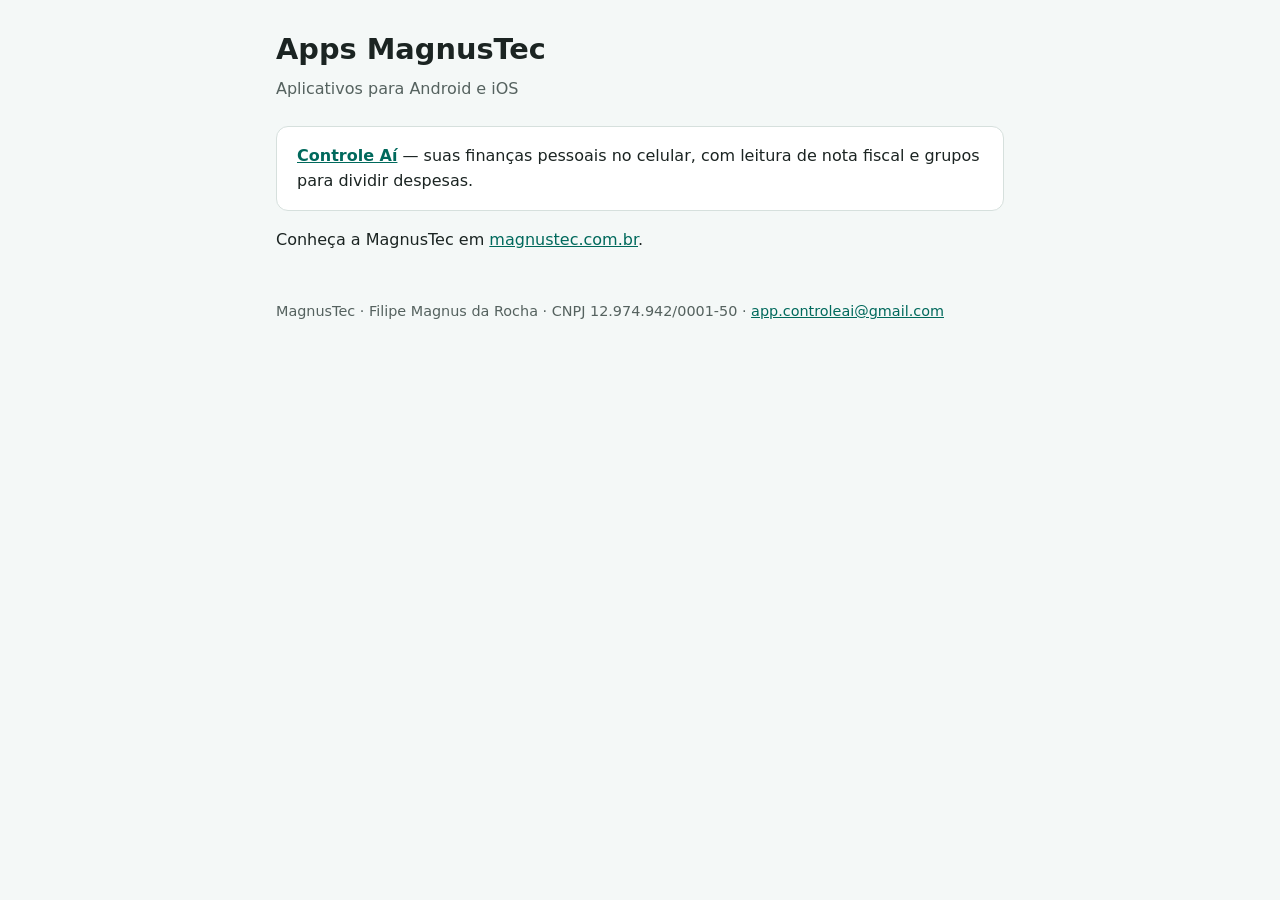
<file: index.html>
<!doctype html>
<html lang="pt-BR">
<head>
  <meta charset="utf-8">
  <meta name="viewport" content="width=device-width, initial-scale=1">
  <title>Apps MagnusTec</title>
  <meta name="description" content="Aplicativos da MagnusTec para Android e iOS.">
  <link rel="stylesheet" href="estilo.css">
</head>
<body>
<main>
  <h1>Apps MagnusTec</h1>
  <p class="subtitulo">Aplicativos para Android e iOS</p>

  <div class="cartao">
    <p><a href="controleai/"><strong>Controle Aí</strong></a> — suas finanças pessoais no
    celular, com leitura de nota fiscal e grupos para dividir despesas.</p>
  </div>

  <p>Conheça a MagnusTec em <a href="https://magnustec.com.br">magnustec.com.br</a>.</p>

  <footer>MagnusTec · Filipe Magnus da Rocha · CNPJ 12.974.942/0001-50 ·
  <a href="mailto:app.controleai@gmail.com">app.controleai@gmail.com</a></footer>
</main>
</body>
</html>
</file>
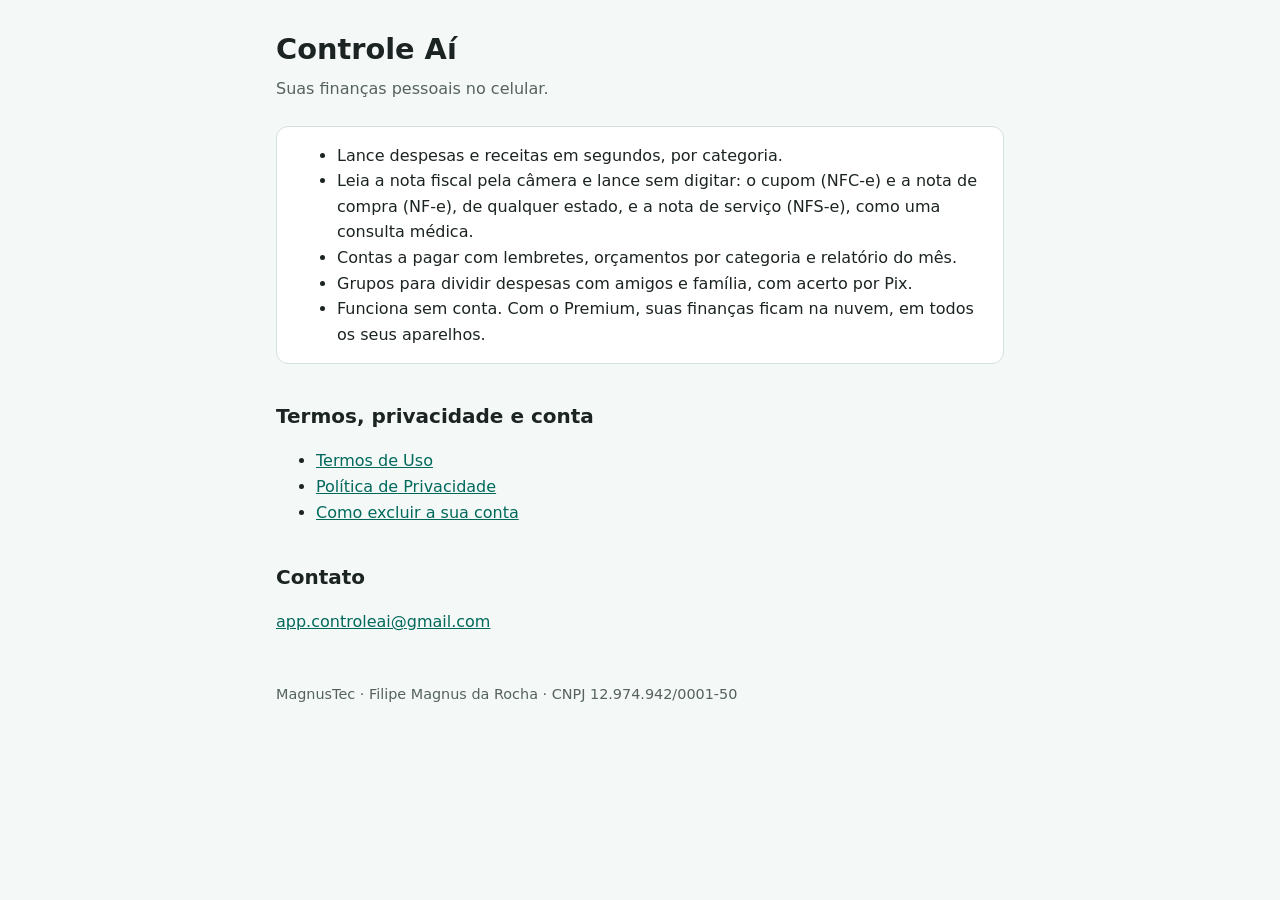
<file: controleai/index.html>
<!doctype html>
<html lang="pt-BR">
<head>
  <meta charset="utf-8">
  <meta name="viewport" content="width=device-width, initial-scale=1">
  <title>Controle Aí</title>
  <meta name="description" content="Controle Aí: suas finanças pessoais no celular, com leitura de nota fiscal e grupos para dividir despesas.">
  <link rel="stylesheet" href="../estilo.css">
</head>
<body>
<main>
  <h1>Controle Aí</h1>
  <p class="subtitulo">Suas finanças pessoais no celular.</p>

  <div class="cartao">
    <ul>
      <li>Lance despesas e receitas em segundos, por categoria.</li>
      <li>Leia a nota fiscal pela câmera e lance sem digitar: o cupom (NFC-e) e a nota
      de compra (NF-e), de qualquer estado, e a nota de serviço (NFS-e), como uma
      consulta médica.</li>
      <li>Contas a pagar com lembretes, orçamentos por categoria e relatório do mês.</li>
      <li>Grupos para dividir despesas com amigos e família, com acerto por Pix.</li>
      <li>Funciona sem conta. Com o Premium, suas finanças ficam na nuvem, em todos os seus aparelhos.</li>
    </ul>
  </div>

  <h2>Termos, privacidade e conta</h2>
  <ul>
    <li><a href="termos.html">Termos de Uso</a></li>
    <li><a href="privacidade.html">Política de Privacidade</a></li>
    <li><a href="excluir-conta.html">Como excluir a sua conta</a></li>
  </ul>

  <h2>Contato</h2>
  <p><a href="mailto:app.controleai@gmail.com">app.controleai@gmail.com</a></p>

  <footer>MagnusTec · Filipe Magnus da Rocha · CNPJ 12.974.942/0001-50</footer>
</main>
</body>
</html>
</file>
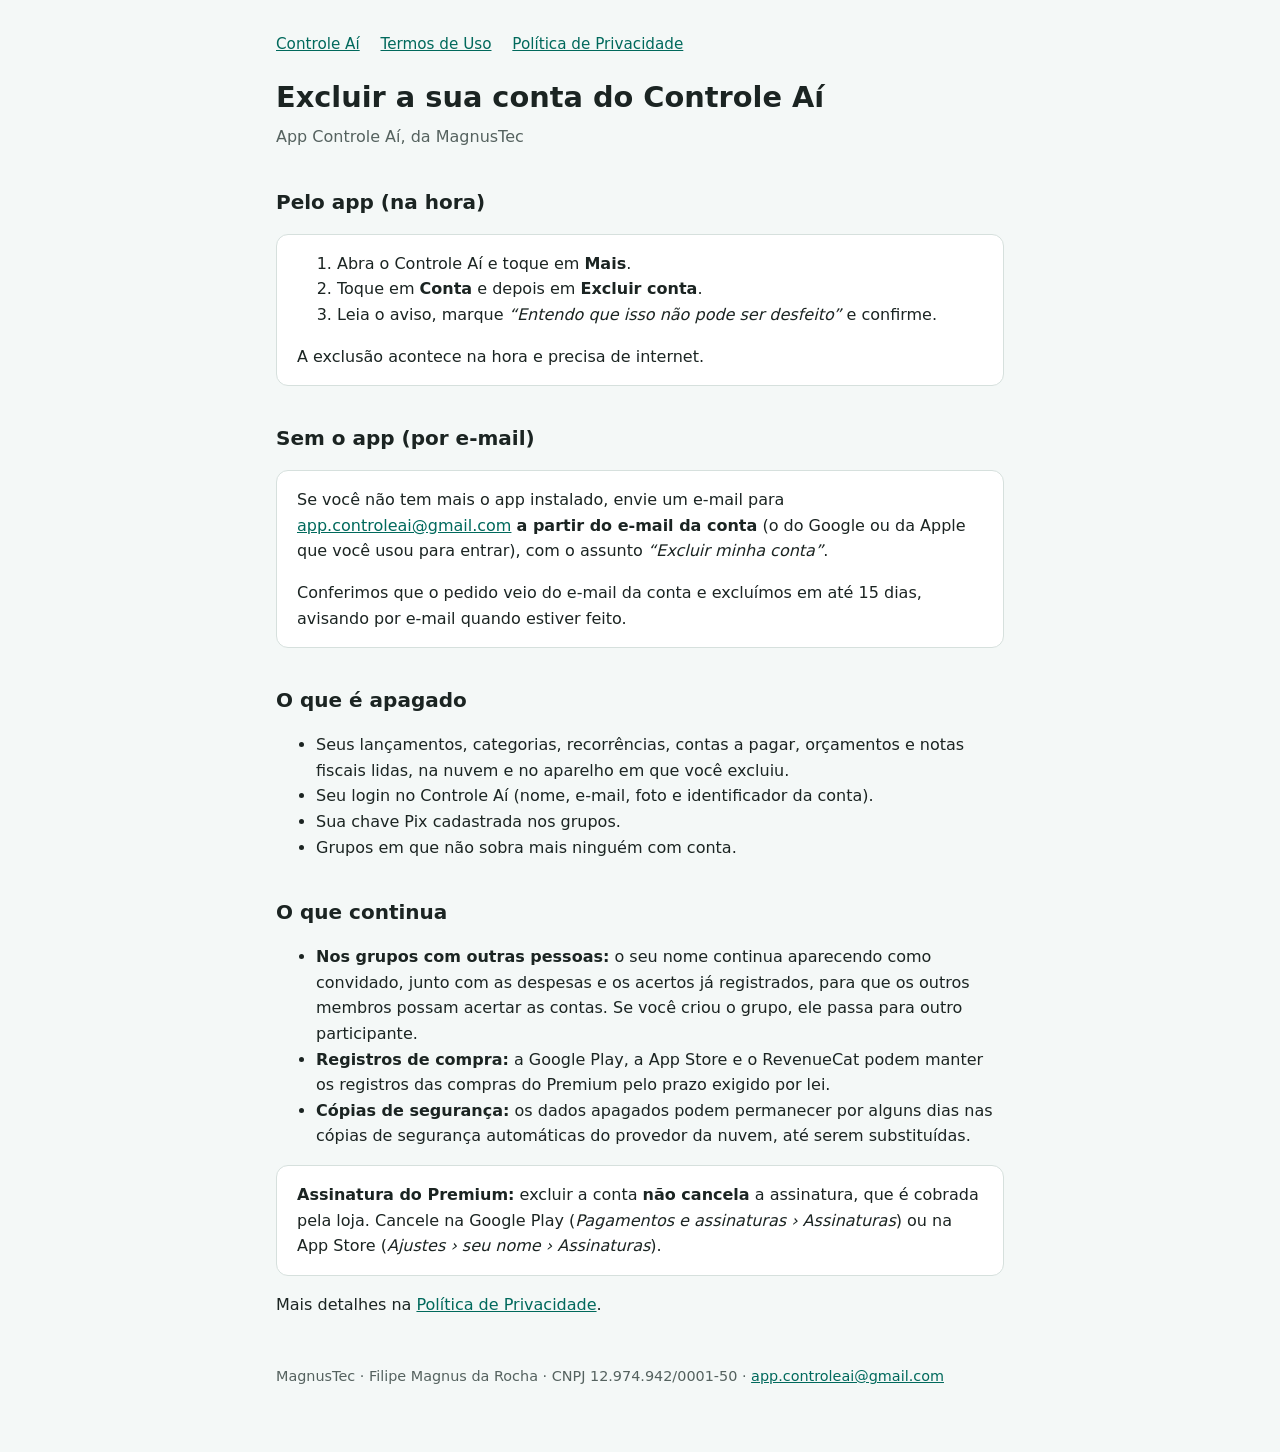
<file: controleai/excluir-conta.html>
<!doctype html>
<html lang="pt-BR">
<head>
  <meta charset="utf-8">
  <meta name="viewport" content="width=device-width, initial-scale=1">
  <title>Excluir conta — Controle Aí</title>
  <meta name="description" content="Como excluir a sua conta do Controle Aí e o que acontece com os seus dados.">
  <link rel="stylesheet" href="../estilo.css">
</head>
<body>
<main>
  <nav>
    <a href="./">Controle Aí</a>
    <a href="termos.html">Termos de Uso</a>
    <a href="privacidade.html">Política de Privacidade</a>
  </nav>

  <h1>Excluir a sua conta do Controle Aí</h1>
  <p class="subtitulo">App Controle Aí, da MagnusTec</p>

  <h2>Pelo app (na hora)</h2>
  <div class="cartao">
    <ol>
      <li>Abra o Controle Aí e toque em <strong>Mais</strong>.</li>
      <li>Toque em <strong>Conta</strong> e depois em <strong>Excluir conta</strong>.</li>
      <li>Leia o aviso, marque <em>“Entendo que isso não pode ser desfeito”</em> e confirme.</li>
    </ol>
    <p>A exclusão acontece na hora e precisa de internet.</p>
  </div>

  <h2>Sem o app (por e-mail)</h2>
  <div class="cartao">
    <p>Se você não tem mais o app instalado, envie um e-mail para
    <a href="mailto:app.controleai@gmail.com?subject=Excluir%20minha%20conta">app.controleai@gmail.com</a>
    <strong>a partir do e-mail da conta</strong> (o do Google ou da Apple que você usou para
    entrar), com o assunto <em>“Excluir minha conta”</em>.</p>
    <p>Conferimos que o pedido veio do e-mail da conta e excluímos em até 15 dias, avisando
    por e-mail quando estiver feito.</p>
  </div>

  <h2>O que é apagado</h2>
  <ul>
    <li>Seus lançamentos, categorias, recorrências, contas a pagar, orçamentos e notas fiscais
    lidas, na nuvem e no aparelho em que você excluiu.</li>
    <li>Seu login no Controle Aí (nome, e-mail, foto e identificador da conta).</li>
    <li>Sua chave Pix cadastrada nos grupos.</li>
    <li>Grupos em que não sobra mais ninguém com conta.</li>
  </ul>

  <h2>O que continua</h2>
  <ul>
    <li><strong>Nos grupos com outras pessoas:</strong> o seu nome continua aparecendo como
    convidado, junto com as despesas e os acertos já registrados, para que os outros membros
    possam acertar as contas. Se você criou o grupo, ele passa para outro participante.</li>
    <li><strong>Registros de compra:</strong> a Google Play, a App Store e o RevenueCat podem manter
    os registros das compras do Premium pelo prazo exigido por lei.</li>
    <li><strong>Cópias de segurança:</strong> os dados apagados podem permanecer por alguns dias nas
    cópias de segurança automáticas do provedor da nuvem, até serem substituídas.</li>
  </ul>

  <div class="cartao">
    <p><strong>Assinatura do Premium:</strong> excluir a conta <strong>não cancela</strong> a
    assinatura, que é cobrada pela loja. Cancele na Google Play (<em>Pagamentos e assinaturas ›
    Assinaturas</em>) ou na App Store (<em>Ajustes › seu nome › Assinaturas</em>).</p>
  </div>

  <p>Mais detalhes na <a href="privacidade.html">Política de Privacidade</a>.</p>

  <footer>MagnusTec · Filipe Magnus da Rocha · CNPJ 12.974.942/0001-50 · <a href="mailto:app.controleai@gmail.com">app.controleai@gmail.com</a></footer>
</main>
</body>
</html>
</file>
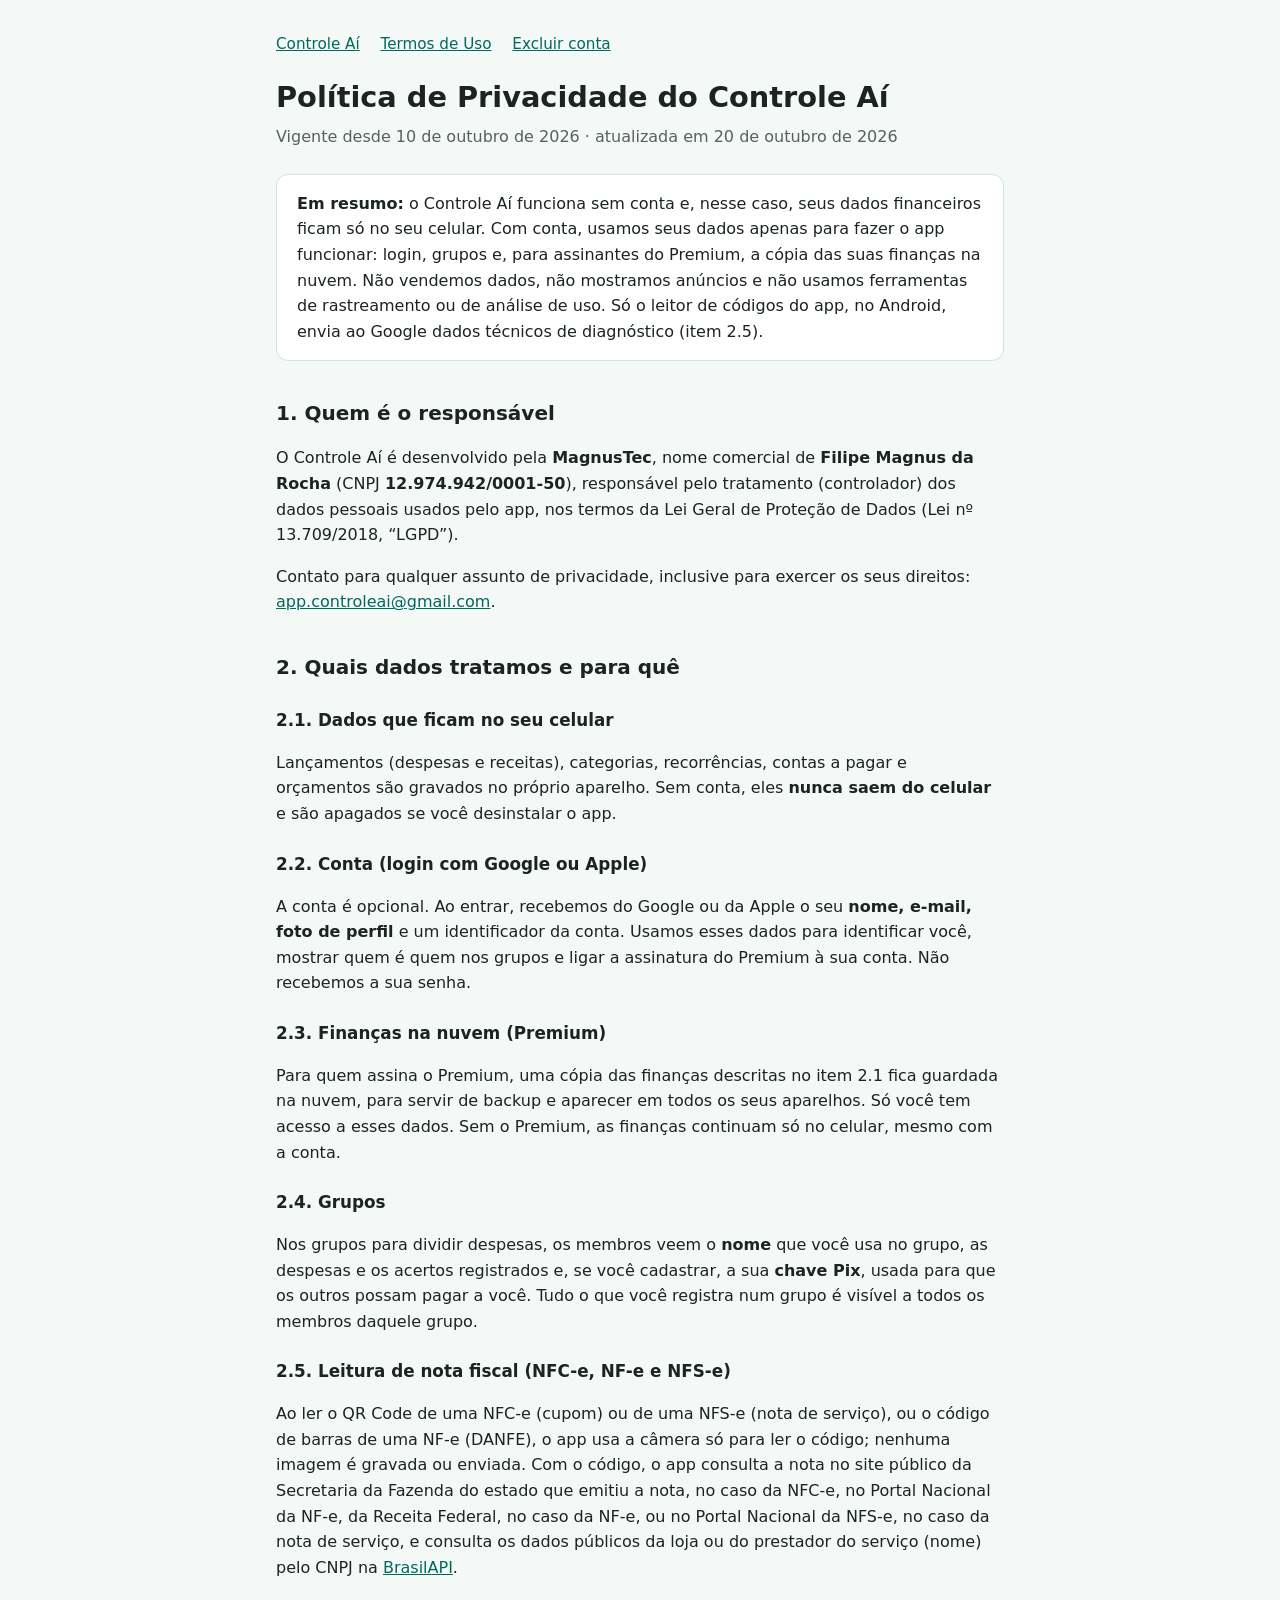
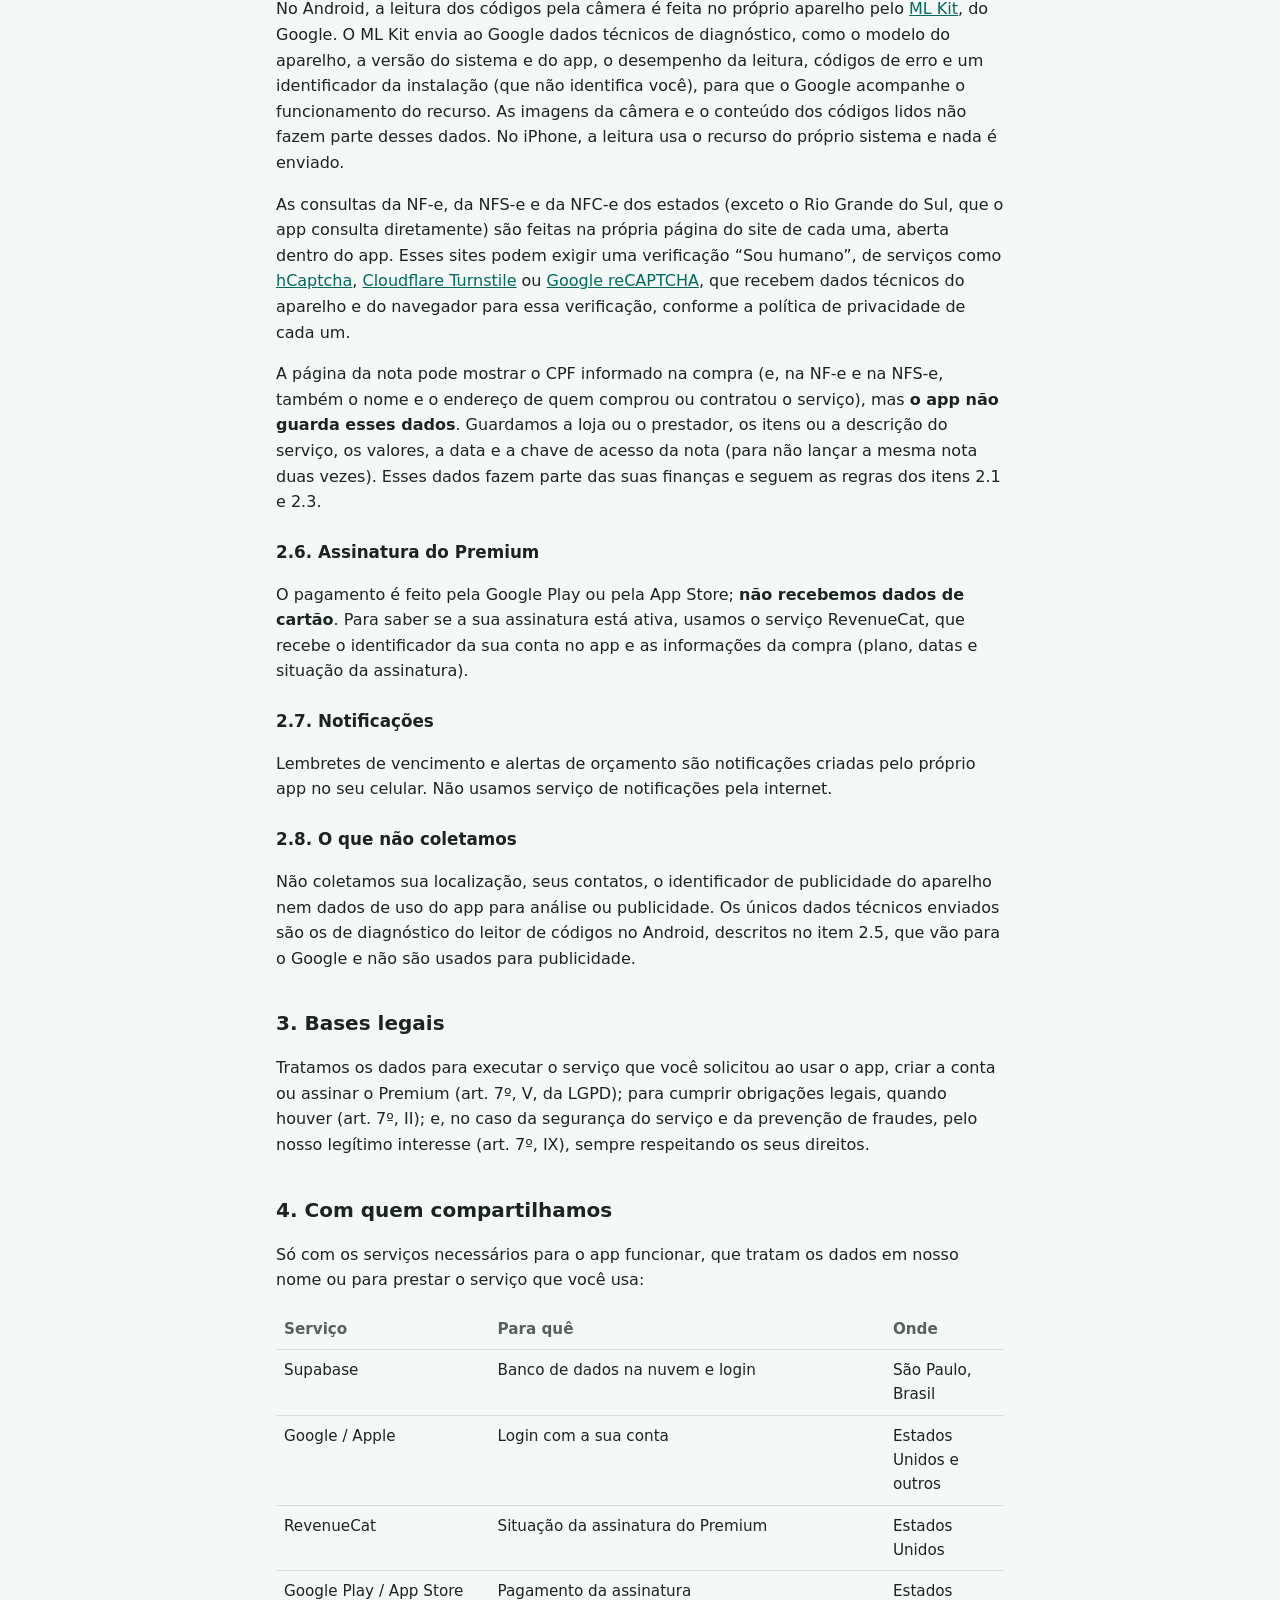
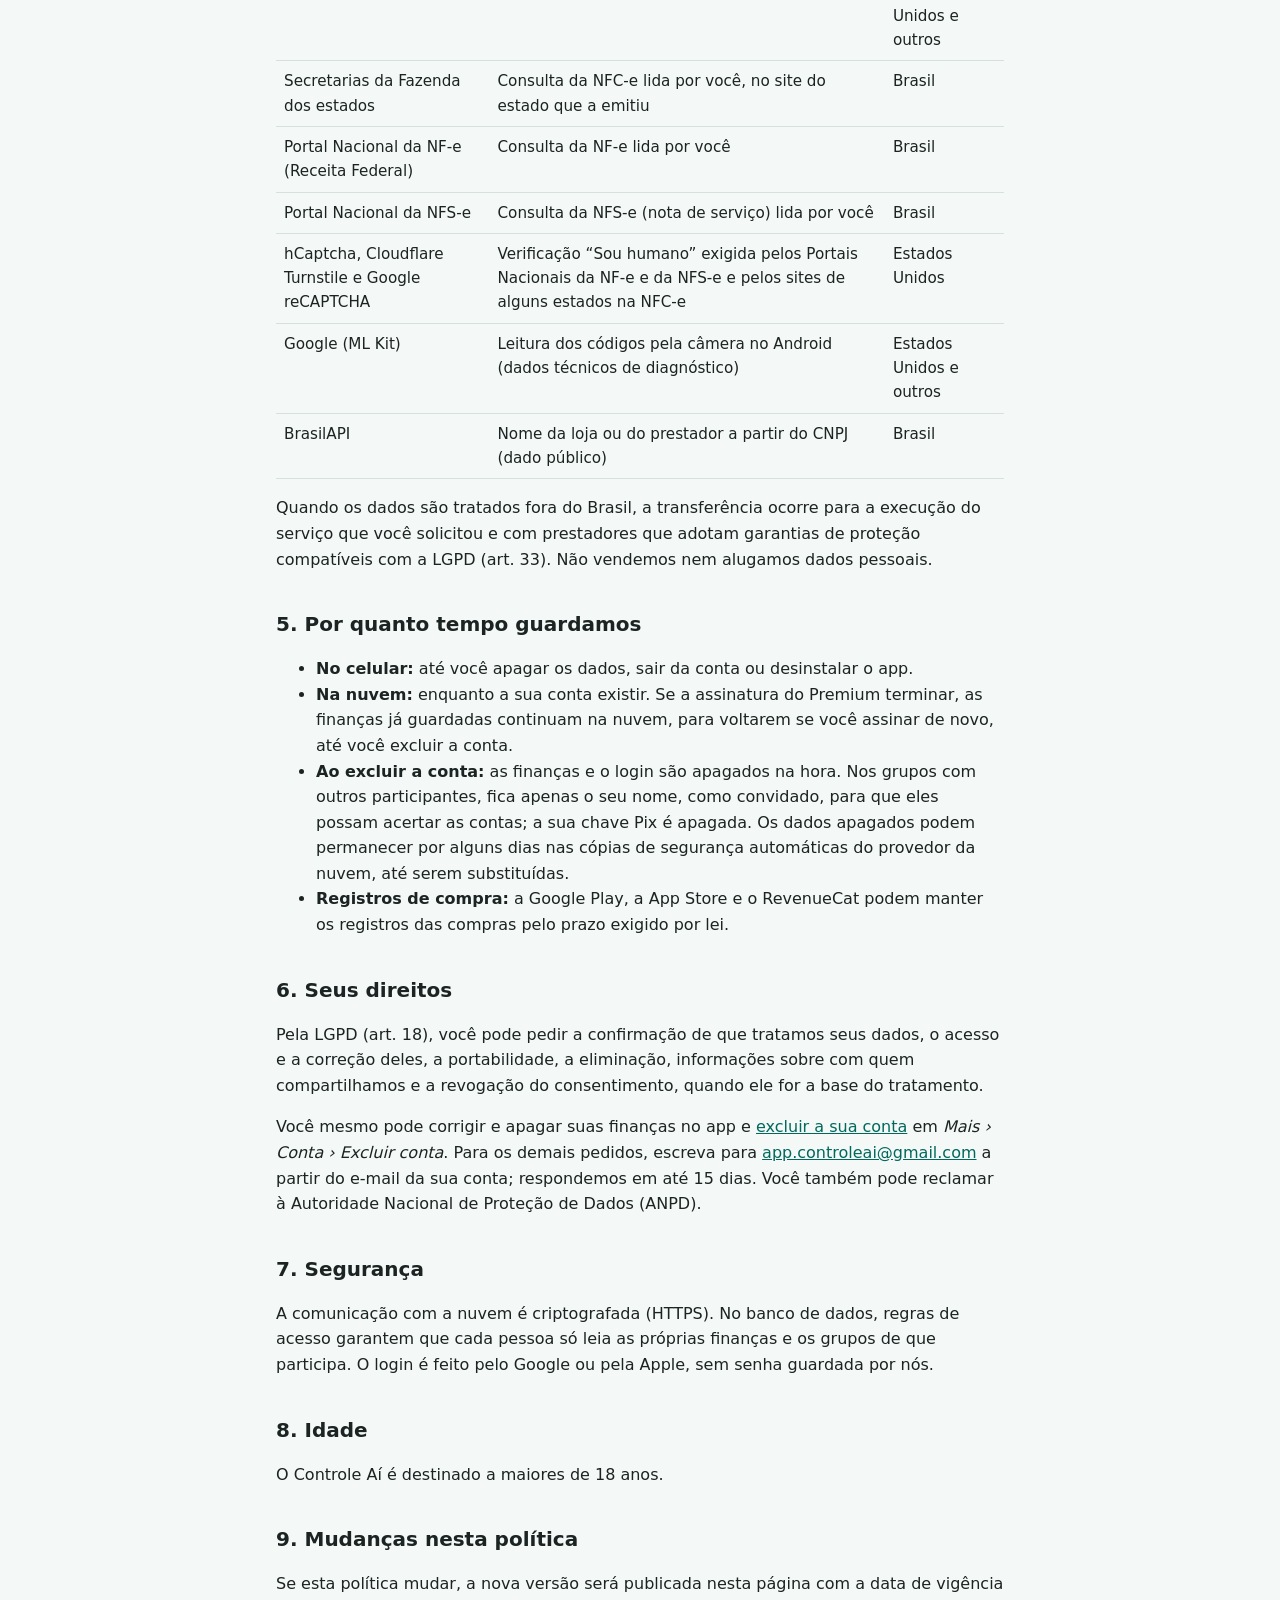
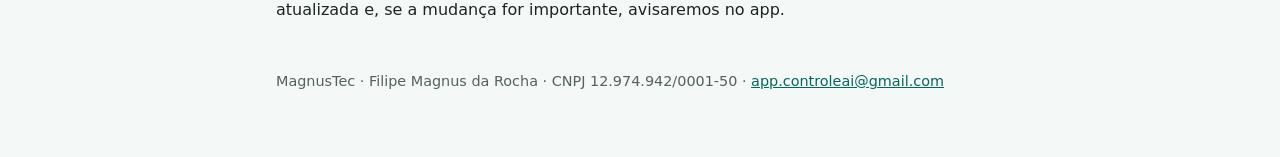
<file: controleai/privacidade.html>
<!doctype html>
<html lang="pt-BR">
<head>
  <meta charset="utf-8">
  <meta name="viewport" content="width=device-width, initial-scale=1">
  <title>Política de Privacidade — Controle Aí</title>
  <meta name="description" content="Como o app Controle Aí trata os seus dados pessoais.">
  <link rel="stylesheet" href="../estilo.css">
</head>
<body>
<main>
  <nav>
    <a href="./">Controle Aí</a>
    <a href="termos.html">Termos de Uso</a>
    <a href="excluir-conta.html">Excluir conta</a>
  </nav>

  <h1>Política de Privacidade do Controle Aí</h1>
  <p class="subtitulo">Vigente desde 10 de outubro de 2026 · atualizada em 20 de outubro de 2026</p>

  <div class="cartao">
    <p><strong>Em resumo:</strong> o Controle Aí funciona sem conta e, nesse caso, seus dados
    financeiros ficam só no seu celular. Com conta, usamos seus dados apenas para fazer o app
    funcionar: login, grupos e, para assinantes do Premium, a cópia das suas finanças na nuvem.
    Não vendemos dados, não mostramos anúncios e não usamos ferramentas de rastreamento ou de
    análise de uso. Só o leitor de códigos do app, no Android, envia ao Google dados técnicos de
    diagnóstico (item 2.5).</p>
  </div>

  <h2>1. Quem é o responsável</h2>
  <p>O Controle Aí é desenvolvido pela <strong>MagnusTec</strong>, nome comercial de
  <strong>Filipe Magnus da Rocha</strong> (CNPJ <strong>12.974.942/0001-50</strong>), responsável pelo tratamento (controlador) dos dados
  pessoais usados pelo app, nos termos da Lei Geral de Proteção de Dados (Lei nº 13.709/2018,
  “LGPD”).</p>
  <p>Contato para qualquer assunto de privacidade, inclusive para exercer os seus direitos:
  <a href="mailto:app.controleai@gmail.com">app.controleai@gmail.com</a>.</p>

  <h2>2. Quais dados tratamos e para quê</h2>

  <h3>2.1. Dados que ficam no seu celular</h3>
  <p>Lançamentos (despesas e receitas), categorias, recorrências, contas a pagar e orçamentos
  são gravados no próprio aparelho. Sem conta, eles <strong>nunca saem do celular</strong>
  e são apagados se você desinstalar o app.</p>

  <h3>2.2. Conta (login com Google ou Apple)</h3>
  <p>A conta é opcional. Ao entrar, recebemos do Google ou da Apple o seu <strong>nome,
  e-mail, foto de perfil</strong> e um identificador da conta. Usamos esses dados para
  identificar você, mostrar quem é quem nos grupos e ligar a assinatura do Premium à sua conta.
  Não recebemos a sua senha.</p>

  <h3>2.3. Finanças na nuvem (Premium)</h3>
  <p>Para quem assina o Premium, uma cópia das finanças descritas no item 2.1 fica guardada na
  nuvem, para servir de backup e aparecer em todos os seus aparelhos. Só você tem acesso a
  esses dados. Sem o Premium, as finanças continuam só no celular, mesmo com a conta.</p>

  <h3>2.4. Grupos</h3>
  <p>Nos grupos para dividir despesas, os membros veem o <strong>nome</strong> que você usa
  no grupo, as despesas e os acertos registrados e, se você cadastrar, a sua
  <strong>chave Pix</strong>, usada para que os outros possam pagar a você. Tudo o que você
  registra num grupo é visível a todos os membros daquele grupo.</p>

  <h3>2.5. Leitura de nota fiscal (NFC-e, NF-e e NFS-e)</h3>
  <p>Ao ler o QR Code de uma NFC-e (cupom) ou de uma NFS-e (nota de serviço), ou o código de
  barras de uma NF-e (DANFE), o app usa a câmera só para ler o código; nenhuma imagem é gravada
  ou enviada. Com o código, o app consulta a nota no site público da Secretaria da Fazenda do
  estado que emitiu a nota, no caso da NFC-e, no Portal Nacional da NF-e, da Receita
  Federal, no caso da NF-e, ou no Portal Nacional da NFS-e, no caso da nota de serviço, e
  consulta os dados públicos da loja ou do prestador do serviço (nome) pelo CNPJ na
  <a href="https://brasilapi.com.br">BrasilAPI</a>.</p>
  <p>No Android, a leitura dos códigos pela câmera é feita no próprio aparelho pelo
  <a href="https://developers.google.com/ml-kit/android-data-disclosure">ML Kit</a>, do Google.
  O ML Kit envia ao Google dados técnicos de diagnóstico, como o modelo do aparelho, a versão do
  sistema e do app, o desempenho da leitura, códigos de erro e um identificador da instalação
  (que não identifica você), para que o Google acompanhe o funcionamento do recurso. As imagens da
  câmera e o conteúdo dos códigos lidos não fazem parte desses dados. No iPhone, a leitura usa o
  recurso do próprio sistema e nada é enviado.</p>
  <p>As consultas da NF-e, da NFS-e e da NFC-e dos estados (exceto o Rio Grande do Sul, que o
  app consulta diretamente) são feitas na própria página do site de cada uma, aberta dentro do
  app. Esses sites podem exigir uma verificação “Sou humano”, de serviços como
  <a href="https://www.hcaptcha.com/privacy">hCaptcha</a>,
  <a href="https://www.cloudflare.com/privacypolicy/">Cloudflare Turnstile</a> ou
  <a href="https://policies.google.com/privacy">Google reCAPTCHA</a>, que recebem dados
  técnicos do aparelho e do navegador para essa verificação, conforme a política de privacidade
  de cada um.</p>
  <p>A página da nota pode mostrar o CPF informado na compra (e, na NF-e e na NFS-e, também o
  nome e o endereço de quem comprou ou contratou o serviço), mas <strong>o app não guarda esses
  dados</strong>. Guardamos a loja ou o prestador, os itens ou a descrição do serviço, os
  valores, a data e a chave de acesso da nota (para não lançar a mesma nota duas vezes). Esses
  dados fazem parte das suas finanças e seguem as regras dos itens 2.1 e 2.3.</p>

  <h3>2.6. Assinatura do Premium</h3>
  <p>O pagamento é feito pela Google Play ou pela App Store; <strong>não recebemos dados de
  cartão</strong>. Para saber se a sua assinatura está ativa, usamos o serviço RevenueCat, que
  recebe o identificador da sua conta no app e as informações da compra (plano, datas e
  situação da assinatura).</p>

  <h3>2.7. Notificações</h3>
  <p>Lembretes de vencimento e alertas de orçamento são notificações criadas pelo próprio app
  no seu celular. Não usamos serviço de notificações pela internet.</p>

  <h3>2.8. O que não coletamos</h3>
  <p>Não coletamos sua localização, seus contatos, o identificador de publicidade do aparelho
  nem dados de uso do app para análise ou publicidade. Os únicos dados técnicos enviados são os
  de diagnóstico do leitor de códigos no Android, descritos no item 2.5, que vão para o Google e
  não são usados para publicidade.</p>

  <h2>3. Bases legais</h2>
  <p>Tratamos os dados para executar o serviço que você solicitou ao usar o app, criar a conta
  ou assinar o Premium (art. 7º, V, da LGPD); para cumprir obrigações legais, quando
  houver (art. 7º, II); e, no caso da segurança do serviço e da prevenção de fraudes, pelo
  nosso legítimo interesse (art. 7º, IX), sempre respeitando os seus direitos.</p>

  <h2>4. Com quem compartilhamos</h2>
  <p>Só com os serviços necessários para o app funcionar, que tratam os dados em nosso nome ou
  para prestar o serviço que você usa:</p>
  <table>
    <thead><tr><th>Serviço</th><th>Para quê</th><th>Onde</th></tr></thead>
    <tbody>
      <tr><td data-rotulo="Serviço">Supabase</td><td data-rotulo="Para quê">Banco de dados na nuvem e login</td><td data-rotulo="Onde">São Paulo, Brasil</td></tr>
      <tr><td data-rotulo="Serviço">Google / Apple</td><td data-rotulo="Para quê">Login com a sua conta</td><td data-rotulo="Onde">Estados Unidos e outros</td></tr>
      <tr><td data-rotulo="Serviço">RevenueCat</td><td data-rotulo="Para quê">Situação da assinatura do Premium</td><td data-rotulo="Onde">Estados Unidos</td></tr>
      <tr><td data-rotulo="Serviço">Google Play / App Store</td><td data-rotulo="Para quê">Pagamento da assinatura</td><td data-rotulo="Onde">Estados Unidos e outros</td></tr>
      <tr><td data-rotulo="Serviço">Secretarias da Fazenda dos estados</td><td data-rotulo="Para quê">Consulta da NFC-e lida por você, no site do estado que a emitiu</td><td data-rotulo="Onde">Brasil</td></tr>
      <tr><td data-rotulo="Serviço">Portal Nacional da NF-e (Receita Federal)</td><td data-rotulo="Para quê">Consulta da NF-e lida por você</td><td data-rotulo="Onde">Brasil</td></tr>
      <tr><td data-rotulo="Serviço">Portal Nacional da NFS-e</td><td data-rotulo="Para quê">Consulta da NFS-e (nota de serviço) lida por você</td><td data-rotulo="Onde">Brasil</td></tr>
      <tr><td data-rotulo="Serviço">hCaptcha, Cloudflare Turnstile e Google reCAPTCHA</td><td data-rotulo="Para quê">Verificação “Sou humano” exigida pelos Portais Nacionais da NF-e e da NFS-e e pelos sites de alguns estados na NFC-e</td><td data-rotulo="Onde">Estados Unidos</td></tr>
      <tr><td data-rotulo="Serviço">Google (ML Kit)</td><td data-rotulo="Para quê">Leitura dos códigos pela câmera no Android (dados técnicos de diagnóstico)</td><td data-rotulo="Onde">Estados Unidos e outros</td></tr>
      <tr><td data-rotulo="Serviço">BrasilAPI</td><td data-rotulo="Para quê">Nome da loja ou do prestador a partir do CNPJ (dado público)</td><td data-rotulo="Onde">Brasil</td></tr>
    </tbody>
  </table>
  <p>Quando os dados são tratados fora do Brasil, a transferência ocorre para a execução do
  serviço que você solicitou e com prestadores que adotam garantias de proteção compatíveis com a
  LGPD (art. 33). Não vendemos nem alugamos dados pessoais.</p>

  <h2>5. Por quanto tempo guardamos</h2>
  <ul>
    <li><strong>No celular:</strong> até você apagar os dados, sair da conta ou desinstalar o app.</li>
    <li><strong>Na nuvem:</strong> enquanto a sua conta existir. Se a assinatura do Premium
    terminar, as finanças já guardadas continuam na nuvem, para voltarem se você assinar de novo,
    até você excluir a conta.</li>
    <li><strong>Ao excluir a conta:</strong> as finanças e o login são apagados na hora. Nos grupos
    com outros participantes, fica apenas o seu nome, como convidado, para que eles possam acertar
    as contas; a sua chave Pix é apagada. Os dados apagados podem
    permanecer por alguns dias nas cópias de segurança automáticas do provedor da nuvem, até serem
    substituídas.</li>
    <li><strong>Registros de compra:</strong> a Google Play, a App Store e o RevenueCat podem manter
    os registros das compras pelo prazo exigido por lei.</li>
  </ul>

  <h2>6. Seus direitos</h2>
  <p>Pela LGPD (art. 18), você pode pedir a confirmação de que tratamos seus dados, o acesso e a
  correção deles, a portabilidade, a eliminação, informações sobre com quem compartilhamos e a
  revogação do consentimento, quando ele for a base do tratamento.</p>
  <p>Você mesmo pode corrigir e apagar suas finanças no app e
  <a href="excluir-conta.html">excluir a sua conta</a> em <em>Mais › Conta › Excluir conta</em>.
  Para os demais pedidos, escreva para <a href="mailto:app.controleai@gmail.com">app.controleai@gmail.com</a> a partir do
  e-mail da sua conta; respondemos em até 15 dias. Você também pode reclamar à Autoridade
  Nacional de Proteção de Dados (ANPD).</p>

  <h2>7. Segurança</h2>
  <p>A comunicação com a nuvem é criptografada (HTTPS). No banco de dados, regras de acesso
  garantem que cada pessoa só leia as próprias finanças e os grupos de que participa. O login é
  feito pelo Google ou pela Apple, sem senha guardada por nós.</p>

  <h2>8. Idade</h2>
  <p>O Controle Aí é destinado a maiores de 18 anos.</p>

  <h2>9. Mudanças nesta política</h2>
  <p>Se esta política mudar, a nova versão será publicada nesta página com a data de vigência
  atualizada e, se a mudança for importante, avisaremos no app.</p>

  <footer>MagnusTec · Filipe Magnus da Rocha · CNPJ 12.974.942/0001-50 · <a href="mailto:app.controleai@gmail.com">app.controleai@gmail.com</a></footer>
</main>
</body>
</html>
</file>
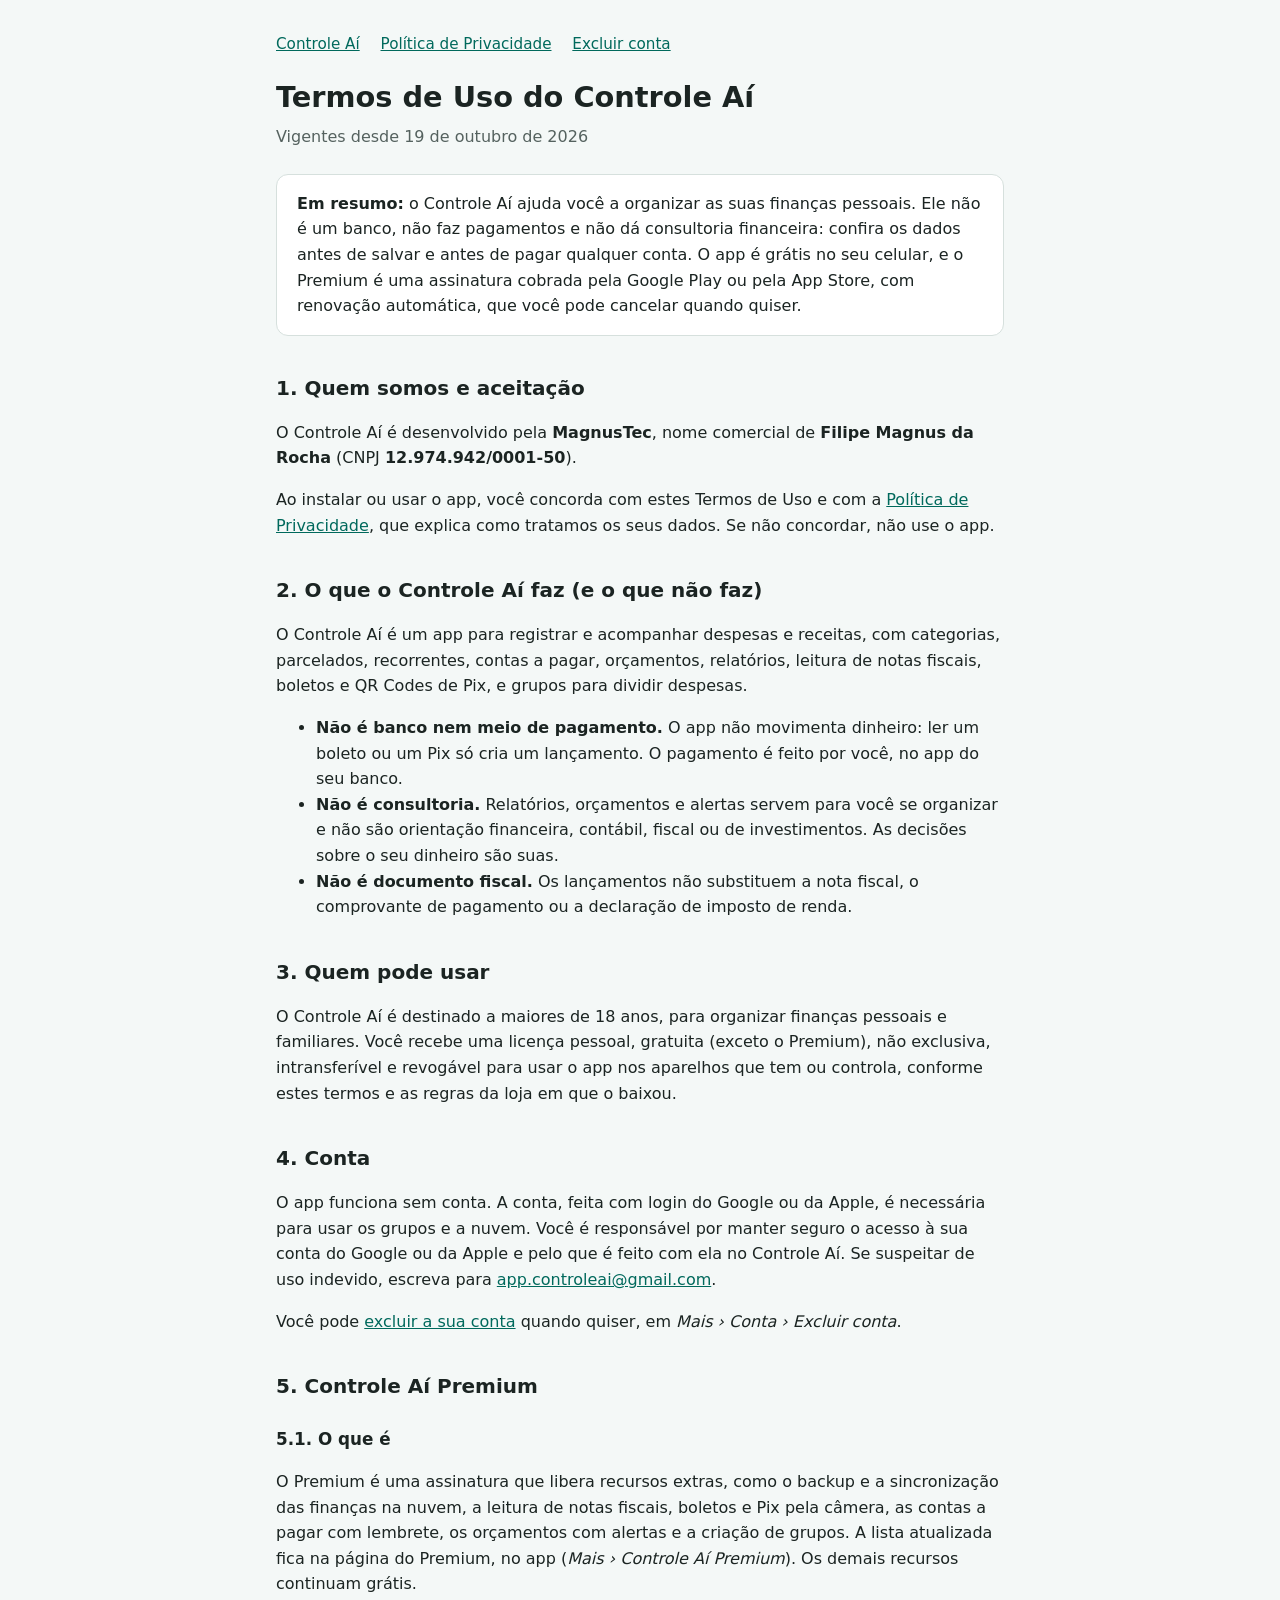
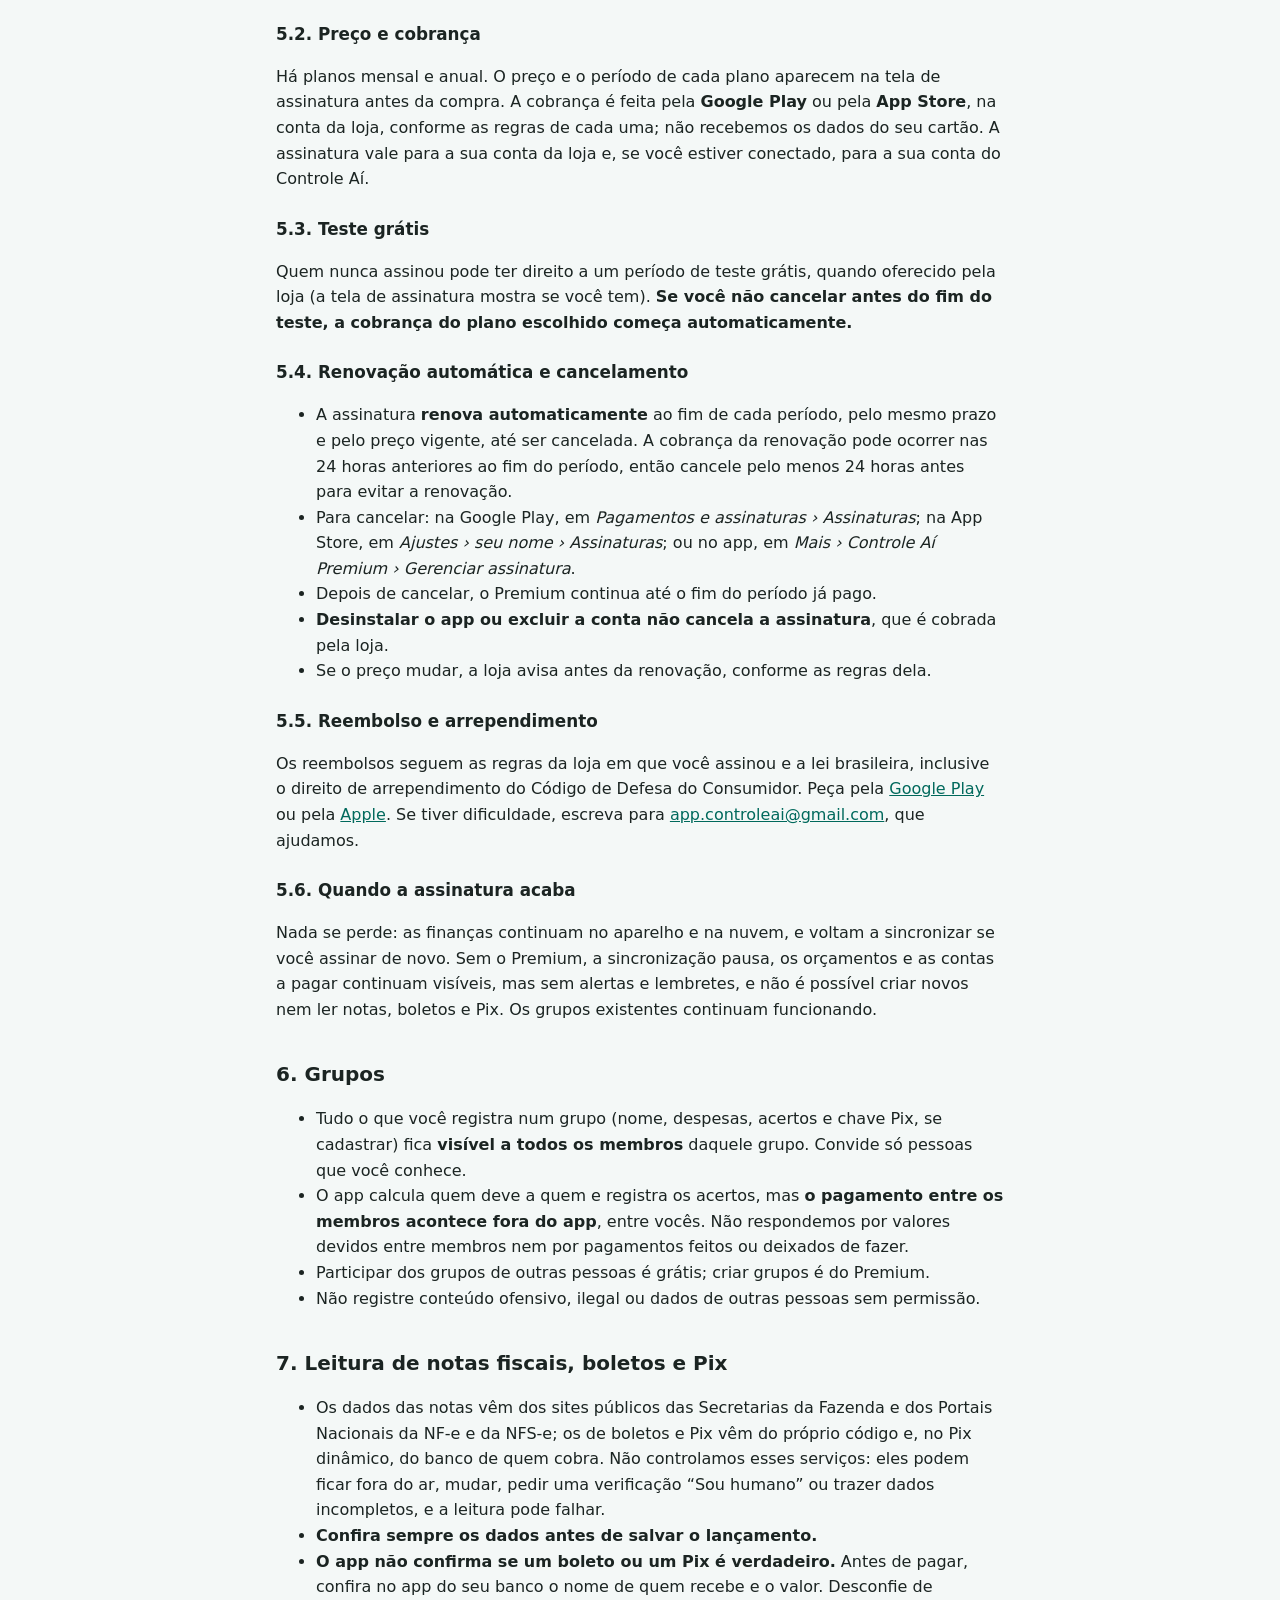
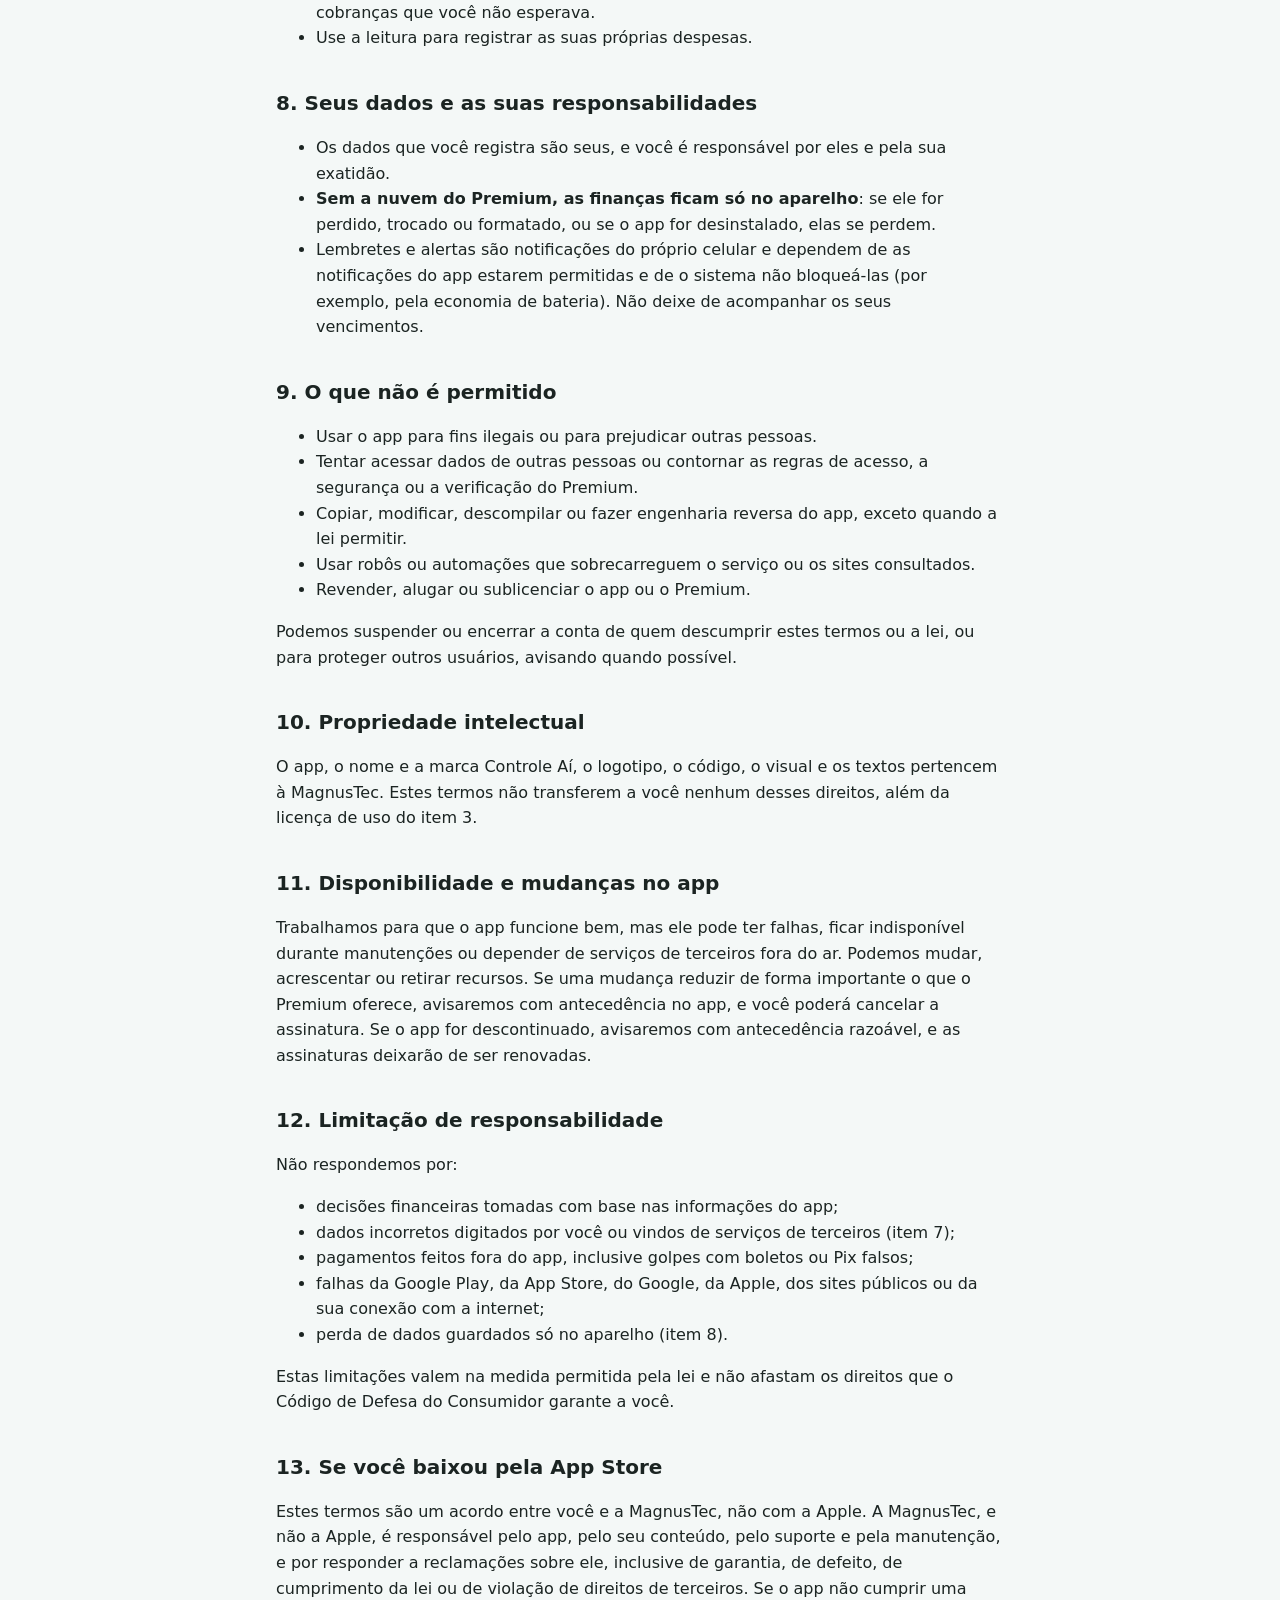
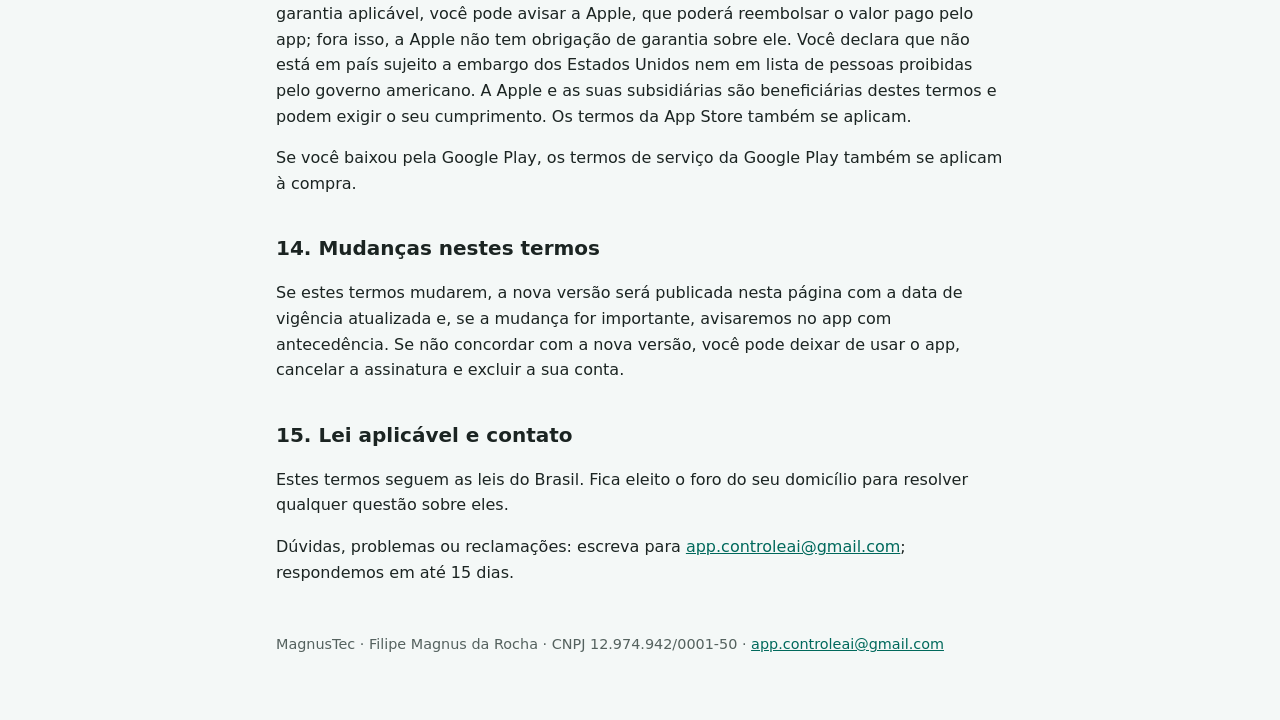
<file: controleai/termos.html>
<!doctype html>
<html lang="pt-BR">
<head>
  <meta charset="utf-8">
  <meta name="viewport" content="width=device-width, initial-scale=1">
  <title>Termos de Uso — Controle Aí</title>
  <meta name="description" content="Regras de uso do app Controle Aí e da assinatura Controle Aí Premium.">
  <link rel="stylesheet" href="../estilo.css">
</head>
<body>
<main>
  <nav>
    <a href="./">Controle Aí</a>
    <a href="privacidade.html">Política de Privacidade</a>
    <a href="excluir-conta.html">Excluir conta</a>
  </nav>

  <h1>Termos de Uso do Controle Aí</h1>
  <p class="subtitulo">Vigentes desde 19 de outubro de 2026</p>

  <div class="cartao">
    <p><strong>Em resumo:</strong> o Controle Aí ajuda você a organizar as suas finanças
    pessoais. Ele não é um banco, não faz pagamentos e não dá consultoria financeira: confira
    os dados antes de salvar e antes de pagar qualquer conta. O app é grátis no seu celular, e o
    Premium é uma assinatura cobrada pela Google Play ou pela App Store, com renovação
    automática, que você pode cancelar quando quiser.</p>
  </div>

  <h2>1. Quem somos e aceitação</h2>
  <p>O Controle Aí é desenvolvido pela <strong>MagnusTec</strong>, nome comercial de
  <strong>Filipe Magnus da Rocha</strong> (CNPJ <strong>12.974.942/0001-50</strong>).</p>
  <p>Ao instalar ou usar o app, você concorda com estes Termos de Uso e com a
  <a href="privacidade.html">Política de Privacidade</a>, que explica como tratamos os seus
  dados. Se não concordar, não use o app.</p>

  <h2>2. O que o Controle Aí faz (e o que não faz)</h2>
  <p>O Controle Aí é um app para registrar e acompanhar despesas e receitas, com categorias,
  parcelados, recorrentes, contas a pagar, orçamentos, relatórios, leitura de notas fiscais,
  boletos e QR Codes de Pix, e grupos para dividir despesas.</p>
  <ul>
    <li><strong>Não é banco nem meio de pagamento.</strong> O app não movimenta dinheiro: ler
    um boleto ou um Pix só cria um lançamento. O pagamento é feito por você, no app do seu
    banco.</li>
    <li><strong>Não é consultoria.</strong> Relatórios, orçamentos e alertas servem para você
    se organizar e não são orientação financeira, contábil, fiscal ou de investimentos. As
    decisões sobre o seu dinheiro são suas.</li>
    <li><strong>Não é documento fiscal.</strong> Os lançamentos não substituem a nota fiscal,
    o comprovante de pagamento ou a declaração de imposto de renda.</li>
  </ul>

  <h2>3. Quem pode usar</h2>
  <p>O Controle Aí é destinado a maiores de 18 anos, para organizar finanças pessoais e
  familiares. Você recebe uma licença pessoal, gratuita (exceto o Premium), não exclusiva,
  intransferível e revogável para usar o app nos aparelhos que tem ou controla, conforme estes
  termos e as regras da loja em que o baixou.</p>

  <h2>4. Conta</h2>
  <p>O app funciona sem conta. A conta, feita com login do Google ou da Apple, é necessária
  para usar os grupos e a nuvem. Você é responsável por manter seguro o acesso à sua conta do
  Google ou da Apple e pelo que é feito com ela no Controle Aí. Se suspeitar de uso indevido,
  escreva para <a href="mailto:app.controleai@gmail.com">app.controleai@gmail.com</a>.</p>
  <p>Você pode <a href="excluir-conta.html">excluir a sua conta</a> quando quiser, em
  <em>Mais › Conta › Excluir conta</em>.</p>

  <h2>5. Controle Aí Premium</h2>

  <h3>5.1. O que é</h3>
  <p>O Premium é uma assinatura que libera recursos extras, como o backup e a sincronização das
  finanças na nuvem, a leitura de notas fiscais, boletos e Pix pela câmera, as contas a pagar
  com lembrete, os orçamentos com alertas e a criação de grupos. A lista atualizada fica na
  página do Premium, no app (<em>Mais › Controle Aí Premium</em>). Os demais recursos
  continuam grátis.</p>

  <h3>5.2. Preço e cobrança</h3>
  <p>Há planos mensal e anual. O preço e o período de cada plano aparecem na tela de assinatura
  antes da compra. A cobrança é feita pela <strong>Google Play</strong> ou pela
  <strong>App Store</strong>, na conta da loja, conforme as regras de cada uma; não recebemos
  os dados do seu cartão. A assinatura vale para a sua conta da loja e, se você estiver
  conectado, para a sua conta do Controle Aí.</p>

  <h3>5.3. Teste grátis</h3>
  <p>Quem nunca assinou pode ter direito a um período de teste grátis, quando oferecido pela
  loja (a tela de assinatura mostra se você tem). <strong>Se você não cancelar antes do fim do
  teste, a cobrança do plano escolhido começa automaticamente.</strong></p>

  <h3>5.4. Renovação automática e cancelamento</h3>
  <ul>
    <li>A assinatura <strong>renova automaticamente</strong> ao fim de cada período, pelo mesmo
    prazo e pelo preço vigente, até ser cancelada. A cobrança da renovação pode ocorrer nas 24
    horas anteriores ao fim do período, então cancele pelo menos 24 horas antes para evitar
    a renovação.</li>
    <li>Para cancelar: na Google Play, em <em>Pagamentos e assinaturas › Assinaturas</em>; na
    App Store, em <em>Ajustes › seu nome › Assinaturas</em>; ou no app, em <em>Mais › Controle
    Aí Premium › Gerenciar assinatura</em>.</li>
    <li>Depois de cancelar, o Premium continua até o fim do período já pago.</li>
    <li><strong>Desinstalar o app ou excluir a conta não cancela a assinatura</strong>, que é
    cobrada pela loja.</li>
    <li>Se o preço mudar, a loja avisa antes da renovação, conforme as regras dela.</li>
  </ul>

  <h3>5.5. Reembolso e arrependimento</h3>
  <p>Os reembolsos seguem as regras da loja em que você assinou e a lei brasileira, inclusive o
  direito de arrependimento do Código de Defesa do Consumidor. Peça pela
  <a href="https://support.google.com/googleplay/answer/2479637?hl=pt-BR">Google Play</a> ou pela
  <a href="https://reportaproblem.apple.com">Apple</a>. Se tiver dificuldade, escreva para
  <a href="mailto:app.controleai@gmail.com">app.controleai@gmail.com</a>, que ajudamos.</p>

  <h3>5.6. Quando a assinatura acaba</h3>
  <p>Nada se perde: as finanças continuam no aparelho e na nuvem, e voltam a sincronizar se
  você assinar de novo. Sem o Premium, a sincronização pausa, os orçamentos e as contas a
  pagar continuam visíveis, mas sem alertas e lembretes, e não é possível criar novos nem ler
  notas, boletos e Pix. Os grupos existentes continuam funcionando.</p>

  <h2>6. Grupos</h2>
  <ul>
    <li>Tudo o que você registra num grupo (nome, despesas, acertos e chave Pix, se cadastrar)
    fica <strong>visível a todos os membros</strong> daquele grupo. Convide só pessoas que você
    conhece.</li>
    <li>O app calcula quem deve a quem e registra os acertos, mas <strong>o pagamento entre
    os membros acontece fora do app</strong>, entre vocês. Não respondemos por valores devidos
    entre membros nem por pagamentos feitos ou deixados de fazer.</li>
    <li>Participar dos grupos de outras pessoas é grátis; criar grupos é do Premium.</li>
    <li>Não registre conteúdo ofensivo, ilegal ou dados de outras pessoas sem permissão.</li>
  </ul>

  <h2>7. Leitura de notas fiscais, boletos e Pix</h2>
  <ul>
    <li>Os dados das notas vêm dos sites públicos das Secretarias da Fazenda e dos Portais
    Nacionais da NF-e e da NFS-e; os de boletos e Pix vêm do próprio código e, no Pix dinâmico,
    do banco de quem cobra. Não controlamos esses serviços: eles podem ficar fora do ar, mudar,
    pedir uma verificação “Sou humano” ou trazer dados incompletos, e a leitura pode
    falhar.</li>
    <li><strong>Confira sempre os dados antes de salvar o lançamento.</strong></li>
    <li><strong>O app não confirma se um boleto ou um Pix é verdadeiro.</strong> Antes de
    pagar, confira no app do seu banco o nome de quem recebe e o valor. Desconfie de cobranças
    que você não esperava.</li>
    <li>Use a leitura para registrar as suas próprias despesas.</li>
  </ul>

  <h2>8. Seus dados e as suas responsabilidades</h2>
  <ul>
    <li>Os dados que você registra são seus, e você é responsável por eles e pela sua
    exatidão.</li>
    <li><strong>Sem a nuvem do Premium, as finanças ficam só no aparelho</strong>: se ele for
    perdido, trocado ou formatado, ou se o app for desinstalado, elas se perdem.</li>
    <li>Lembretes e alertas são notificações do próprio celular e dependem de as notificações
    do app estarem permitidas e de o sistema não bloqueá-las (por exemplo, pela economia de
    bateria). Não deixe de acompanhar os seus vencimentos.</li>
  </ul>

  <h2>9. O que não é permitido</h2>
  <ul>
    <li>Usar o app para fins ilegais ou para prejudicar outras pessoas.</li>
    <li>Tentar acessar dados de outras pessoas ou contornar as regras de acesso, a segurança
    ou a verificação do Premium.</li>
    <li>Copiar, modificar, descompilar ou fazer engenharia reversa do app, exceto quando a lei
    permitir.</li>
    <li>Usar robôs ou automações que sobrecarreguem o serviço ou os sites consultados.</li>
    <li>Revender, alugar ou sublicenciar o app ou o Premium.</li>
  </ul>
  <p>Podemos suspender ou encerrar a conta de quem descumprir estes termos ou a lei, ou para
  proteger outros usuários, avisando quando possível.</p>

  <h2>10. Propriedade intelectual</h2>
  <p>O app, o nome e a marca Controle Aí, o logotipo, o código, o visual e os textos pertencem
  à MagnusTec. Estes termos não transferem a você nenhum desses direitos, além da licença de
  uso do item 3.</p>

  <h2>11. Disponibilidade e mudanças no app</h2>
  <p>Trabalhamos para que o app funcione bem, mas ele pode ter falhas, ficar indisponível
  durante manutenções ou depender de serviços de terceiros fora do ar. Podemos mudar,
  acrescentar ou retirar recursos. Se uma mudança reduzir de forma importante o que o Premium
  oferece, avisaremos com antecedência no app, e você poderá cancelar a assinatura. Se o app
  for descontinuado, avisaremos com antecedência razoável, e as assinaturas deixarão de ser
  renovadas.</p>

  <h2>12. Limitação de responsabilidade</h2>
  <p>Não respondemos por:</p>
  <ul>
    <li>decisões financeiras tomadas com base nas informações do app;</li>
    <li>dados incorretos digitados por você ou vindos de serviços de terceiros (item 7);</li>
    <li>pagamentos feitos fora do app, inclusive golpes com boletos ou Pix falsos;</li>
    <li>falhas da Google Play, da App Store, do Google, da Apple, dos sites públicos ou da sua
    conexão com a internet;</li>
    <li>perda de dados guardados só no aparelho (item 8).</li>
  </ul>
  <p>Estas limitações valem na medida permitida pela lei e não afastam os direitos que o
  Código de Defesa do Consumidor garante a você.</p>

  <h2>13. Se você baixou pela App Store</h2>
  <p>Estes termos são um acordo entre você e a MagnusTec, não com a Apple. A MagnusTec, e não
  a Apple, é responsável pelo app, pelo seu conteúdo, pelo suporte e pela manutenção, e por
  responder a reclamações sobre ele, inclusive de garantia, de defeito, de cumprimento da lei
  ou de violação de direitos de terceiros. Se o app não cumprir uma garantia aplicável, você
  pode avisar a Apple, que poderá reembolsar o valor pago pelo app; fora isso, a Apple não tem
  obrigação de garantia sobre ele. Você declara que não está em país sujeito a embargo dos
  Estados Unidos nem em lista de pessoas proibidas pelo governo americano. A Apple e as suas
  subsidiárias são beneficiárias destes termos e podem exigir o seu cumprimento. Os termos da
  App Store também se aplicam.</p>
  <p>Se você baixou pela Google Play, os termos de serviço da Google Play também se aplicam
  à compra.</p>

  <h2>14. Mudanças nestes termos</h2>
  <p>Se estes termos mudarem, a nova versão será publicada nesta página com a data de vigência
  atualizada e, se a mudança for importante, avisaremos no app com antecedência. Se não
  concordar com a nova versão, você pode deixar de usar o app, cancelar a assinatura e excluir
  a sua conta.</p>

  <h2>15. Lei aplicável e contato</h2>
  <p>Estes termos seguem as leis do Brasil. Fica eleito o foro do seu domicílio para resolver
  qualquer questão sobre eles.</p>
  <p>Dúvidas, problemas ou reclamações: escreva para
  <a href="mailto:app.controleai@gmail.com">app.controleai@gmail.com</a>; respondemos em até
  15 dias.</p>

  <footer>MagnusTec · Filipe Magnus da Rocha · CNPJ 12.974.942/0001-50 · <a href="mailto:app.controleai@gmail.com">app.controleai@gmail.com</a></footer>
</main>
</body>
</html>
</file>
<file: estilo.css>
:root {
  --fundo: #f4f8f7;
  --texto: #1b2422;
  --suave: #55625f;
  --destaque: #00695c;
  --cartao: #ffffff;
  --borda: #d6e0dd;
}

@media (prefers-color-scheme: dark) {
  :root {
    --fundo: #101614;
    --texto: #e1e8e6;
    --suave: #a3b1ad;
    --destaque: #7fd4c4;
    --cartao: #18201e;
    --borda: #2c3735;
  }
}

* { box-sizing: border-box; }

body {
  margin: 0;
  background: var(--fundo);
  color: var(--texto);
  font: 16px/1.6 system-ui, -apple-system, "Segoe UI", Roboto, sans-serif;
}

main {
  max-width: 760px;
  margin: 0 auto;
  padding: 32px 16px 64px;
}

h1 { font-size: 1.8rem; line-height: 1.25; margin: 0 0 8px; }
h2 { font-size: 1.25rem; margin: 36px 0 8px; }
h3 { font-size: 1.05rem; margin: 24px 0 4px; }
p, li { color: var(--texto); }
a { color: var(--destaque); }

.subtitulo { color: var(--suave); margin: 0 0 24px; }

.cartao {
  background: var(--cartao);
  border: 1px solid var(--borda);
  border-radius: 12px;
  padding: 16px 20px;
  margin: 16px 0;
}

.cartao > :first-child { margin-top: 0; }
.cartao > :last-child { margin-bottom: 0; }

table {
  width: 100%;
  border-collapse: collapse;
  margin: 12px 0;
  font-size: 0.95rem;
}

th, td {
  text-align: left;
  vertical-align: top;
  padding: 8px;
  border-bottom: 1px solid var(--borda);
}

th { color: var(--suave); font-weight: 600; }

/* Tabela vira lista no celular. */
@media (max-width: 600px) {
  table, thead, tbody, tr, th, td { display: block; }
  thead { display: none; }
  tr { border-bottom: 1px solid var(--borda); padding: 8px 0; }
  td { border: none; padding: 2px 0; }
  td::before {
    content: attr(data-rotulo) ": ";
    color: var(--suave);
    font-weight: 600;
  }
}

nav { margin-bottom: 24px; font-size: 0.95rem; }
nav a { margin-right: 16px; }

footer {
  margin-top: 48px;
  color: var(--suave);
  font-size: 0.9rem;
}
</file>
